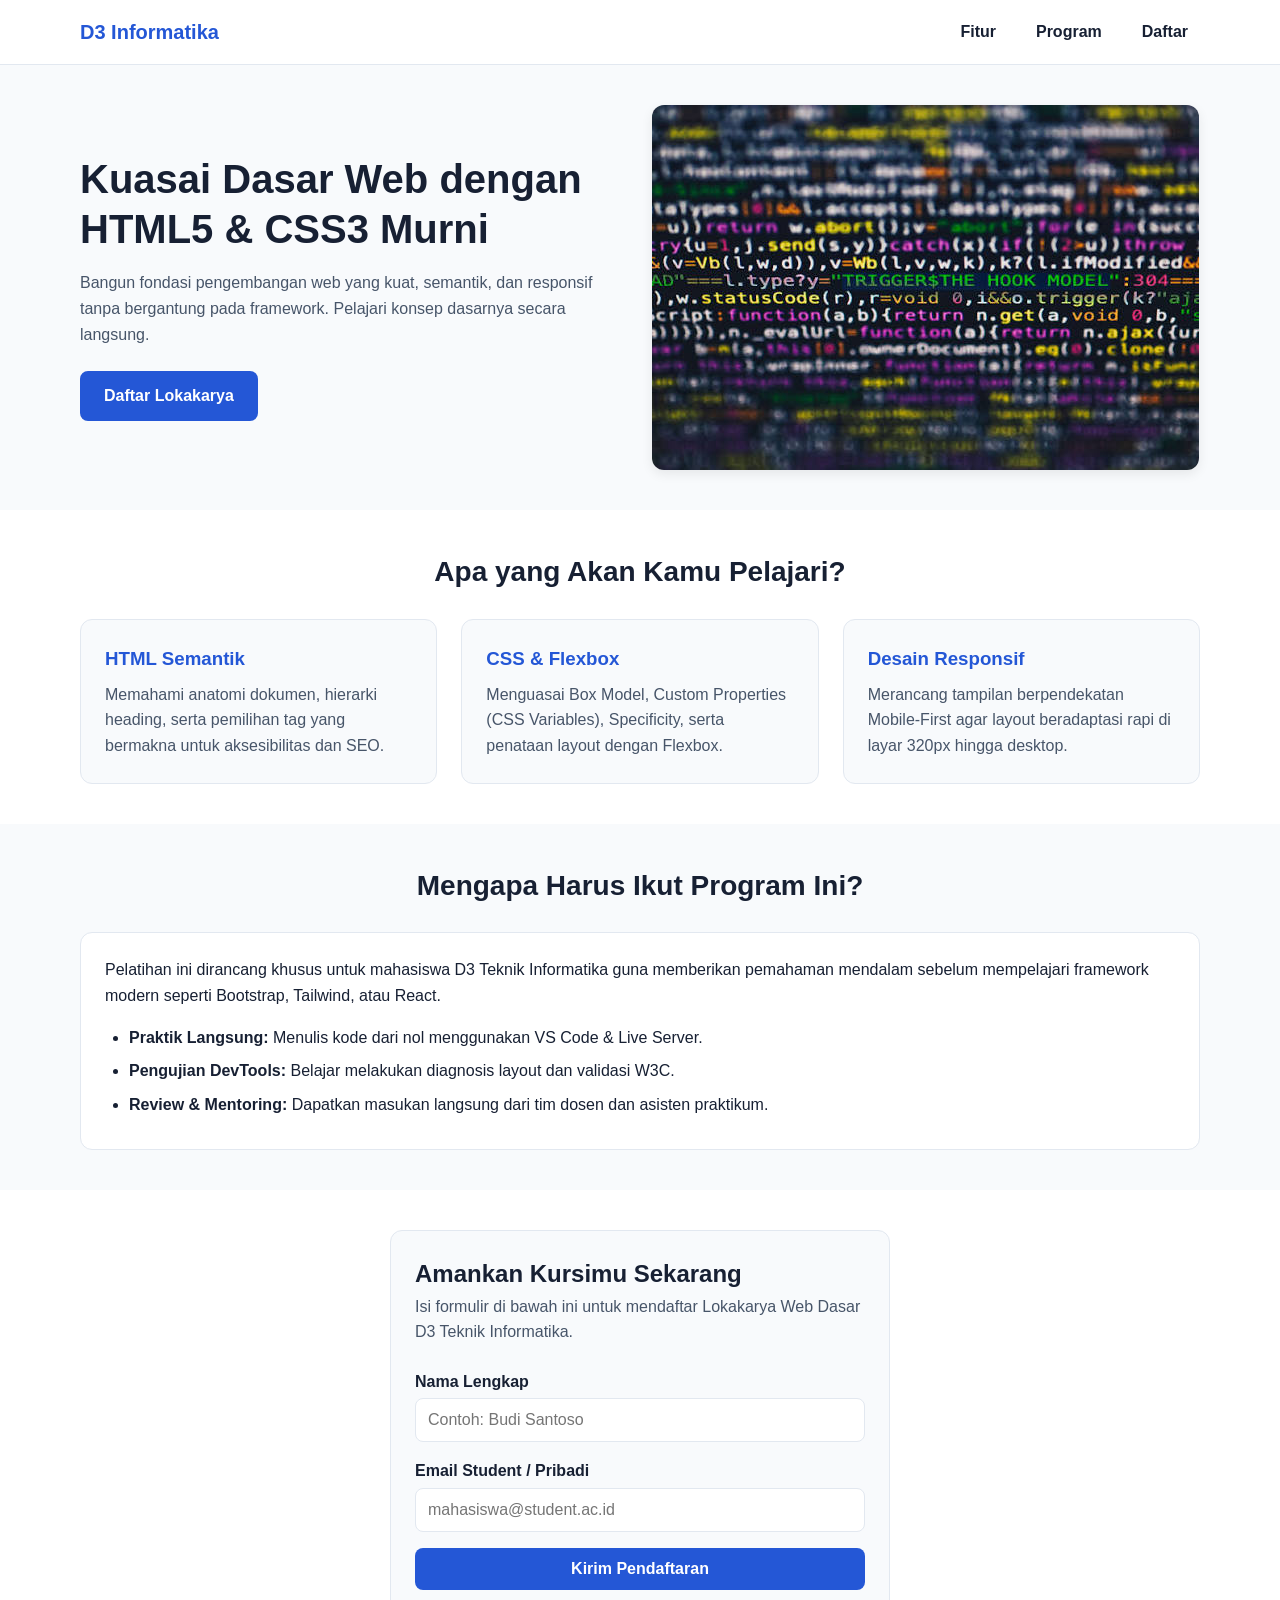
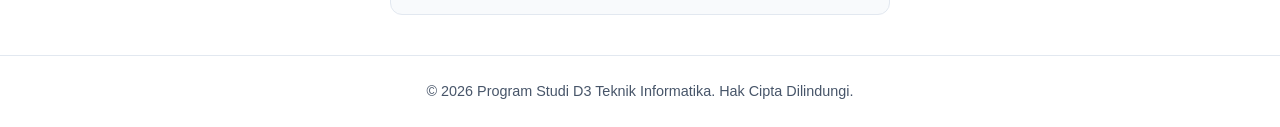
<file: Mini project/index.html>
<!doctype html>
<html lang="id">
<head>
  <meta charset="utf-8">
  <meta name="viewport" content="width=device-width, initial-scale=1">
  <title>Lokakarya Web Dasar — D3 Teknik Informatika</title>
  <link rel="stylesheet" href="css/style.css">
</head>
<body>

  <header class="site-header">
    <div class="container nav-wrapper">
      <a class="brand" href="#">D3 Informatika</a>
      <nav aria-label="Navigasi Utama">
        <ul class="nav-list">
          <li><a class="nav-link" href="#fitur">Fitur</a></li>
          <li><a class="nav-link" href="#program">Program</a></li>
          <li><a class="nav-link" href="#daftar">Daftar</a></li>
        </ul>
      </nav>
    </div>
  </header>

  <main>
    <section class="hero">
      <div class="container hero-content">
        <div class="hero-text">
          <h1>Kuasai Dasar Web dengan HTML5 &amp; CSS3 Murni</h1>
          <p>Bangun fondasi pengembangan web yang kuat, semantik, dan responsif tanpa bergantung pada framework. Pelajari konsep dasarnya secara langsung.</p>
          <a class="button button--primary" href="#daftar">Daftar Lokakarya</a>
        </div>
        <div class="hero-image">
          <img src="assets/hero-web.jpg" alt="Sekumpulan kode HTML dan CSS di laptop">
        </div>
      </div>
    </section>

    <section id="fitur" class="features" aria-labelledby="fitur-heading">
      <div class="container">
        <h2 id="fitur-heading" class="section-title">Apa yang Akan Kamu Pelajari?</h2>
        <div class="card-list">
          <article class="feature-card">
            <h3>HTML Semantik</h3>
            <p>Memahami anatomi dokumen, hierarki heading, serta pemilihan tag yang bermakna untuk aksesibilitas dan SEO.</p>
          </article>
          <article class="feature-card">
            <h3>CSS &amp; Flexbox</h3>
            <p>Menguasai Box Model, Custom Properties (CSS Variables), Specificity, serta penataan layout dengan Flexbox.</p>
          </article>
          <article class="feature-card">
            <h3>Desain Responsif</h3>
            <p>Merancang tampilan berpendekatan Mobile-First agar layout beradaptasi rapi di layar 320px hingga desktop.</p>
          </article>
        </div>
      </div>
    </section>

    <section id="program" class="program-info" aria-labelledby="program-heading">
      <div class="container">
        <h2 id="program-heading" class="section-title">Mengapa Harus Ikut Program Ini?</h2>
        <div class="info-box">
          <p>Pelatihan ini dirancang khusus untuk mahasiswa D3 Teknik Informatika guna memberikan pemahaman mendalam sebelum mempelajari framework modern seperti Bootstrap, Tailwind, atau React.</p>
          <ul>
            <li><strong>Praktik Langsung:</strong> Menulis kode dari nol menggunakan VS Code &amp; Live Server.</li>
            <li><strong>Pengujian DevTools:</strong> Belajar melakukan diagnosis layout dan validasi W3C.</li>
            <li><strong>Review &amp; Mentoring:</strong> Dapatkan masukan langsung dari tim dosen dan asisten praktikum.</li>
          </ul>
        </div>
      </div>
    </section>

    <section id="daftar" class="cta-section" aria-labelledby="daftar-heading">
      <div class="container">
        <div class="cta-box">
          <h2 id="daftar-heading">Amankan Kursimu Sekarang</h2>
          <p class="cta-desc">Isi formulir di bawah ini untuk mendaftar Lokakarya Web Dasar D3 Teknik Informatika.</p>
          
          <form class="cta-form" action="#" method="get">
            <div class="form-group">
              <label for="nama-lengkap">Nama Lengkap</label>
              <input id="nama-lengkap" name="nama" type="text" placeholder="Contoh: Budi Santoso" required>
            </div>
            <div class="form-group">
              <label for="email-student">Email Student / Pribadi</label>
              <input id="email-student" name="email" type="email" placeholder="mahasiswa@student.ac.id" required>
            </div>
            <button class="button button--primary button--full" type="submit">Kirim Pendaftaran</button>
          </form>
        </div>
      </div>
    </section>
  </main>

  <footer class="site-footer">
    <div class="container">
      <p>&copy; 2026 Program Studi D3 Teknik Informatika. Hak Cipta Dilindungi.</p>
    </div>
  </footer>

</body>
</html>
</file>
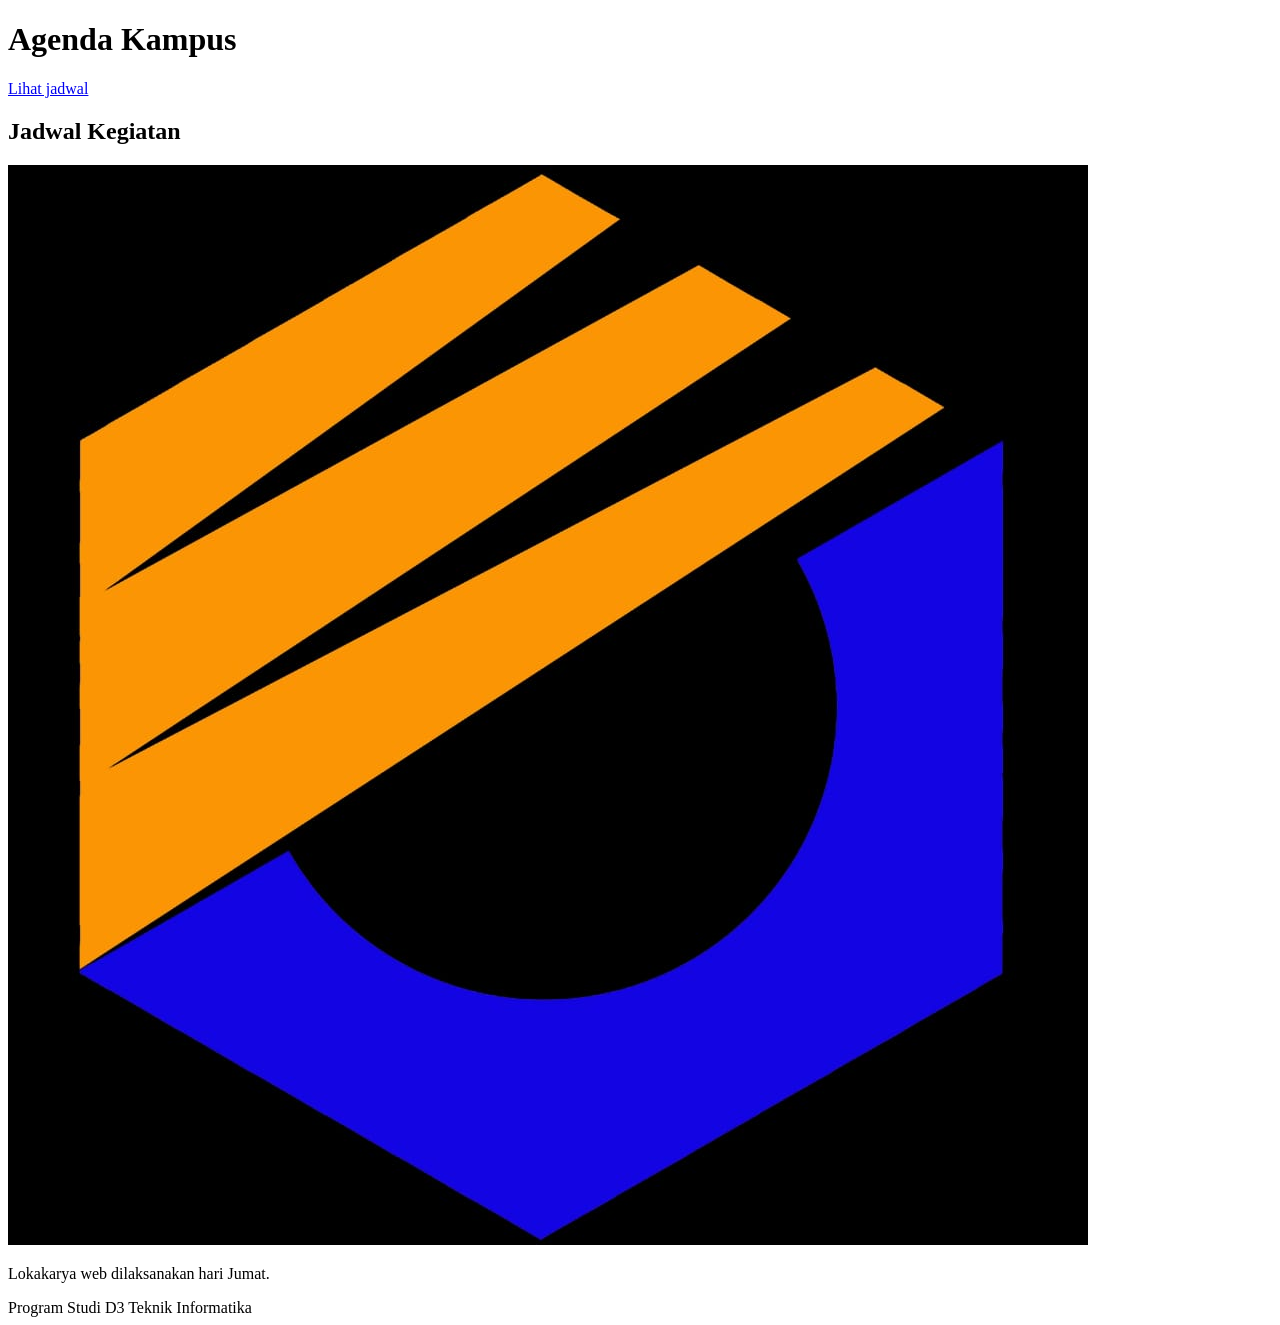
<file: Eksperimen/artikel kegiatan kampus/index.html>
<!doctype html>
<html lang="id">
<head>
  <meta charset="utf-8">
  <meta name="viewport" content="width=device-width, initial-scale=1">
  <title>Eksperimen HTML</title>
</head>
<body>
  <header><h1>Agenda Kampus</h1></header>
  <nav><a href="#jadwal">Lihat jadwal</a></nav>
  <main>
    <section id="jadwal">
      <h2>Jadwal Kegiatan</h2>
      <img src="assets/kampus.jpg" alt="Mahasiswa mengikuti kegiatan kampus">
      <p>Lokakarya web dilaksanakan hari Jumat.</p>
    </section>
  </main>
  <footer>Program Studi D3 Teknik Informatika</footer>
</body>
</html>
</file>
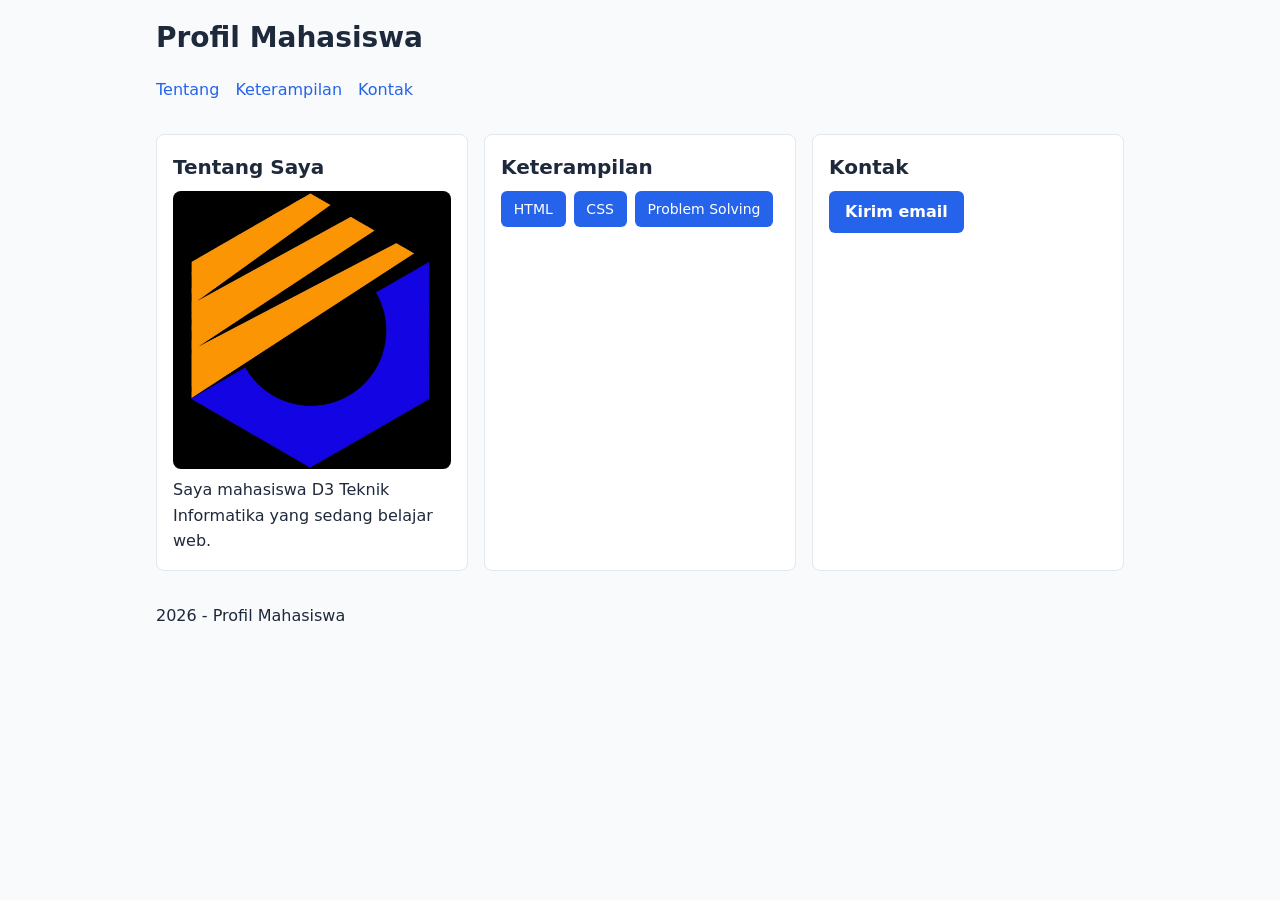
<file: Eksperimen/semantik repair/index.html>
<!DOCTYPE html>
<html lang="id">
<head>
  <meta charset="utf-8">
  <meta name="viewport" content="width=device-width, initial-scale=1.0">
  <title>Profil Mahasiswa</title>
  <link rel="stylesheet" href="css/style.css">
</head>
<body>

  <header class="container">
    <h1>Profil Mahasiswa</h1>
    <nav>
      <a href="#tentang" class="nav-link">Tentang</a>
      <a href="#keterampilan" class="nav-link">Keterampilan</a>
      <a href="#kontak" class="nav-link">Kontak</a>
    </nav>
  </header>

  <main class="container">
    <div class="card-list">
      <section id="tentang" class="card">
        <h2>Tentang Saya</h2>
        <img src="assets/profile.jpg" alt="Foto profil mahasiswa D3 Teknik Informatika">
        <p>Saya mahasiswa D3 Teknik Informatika yang sedang belajar web.</p>
      </section>

      <section id="keterampilan" class="card">
        <h2>Keterampilan</h2>
        <ul class="skills-list">
          <li>HTML</li>
          <li>CSS</li>
          <li>Problem Solving</li>
        </ul>
      </section>

      <section id="kontak" class="card">
        <h2>Kontak</h2>
        <a href="mailto:mahasiswa@example.com" class="button">Kirim email</a>
      </section>
    </div>
  </main>

  <footer class="container">
    <p>2026 - Profil Mahasiswa</p>
  </footer>

</body>
</html>
</file>
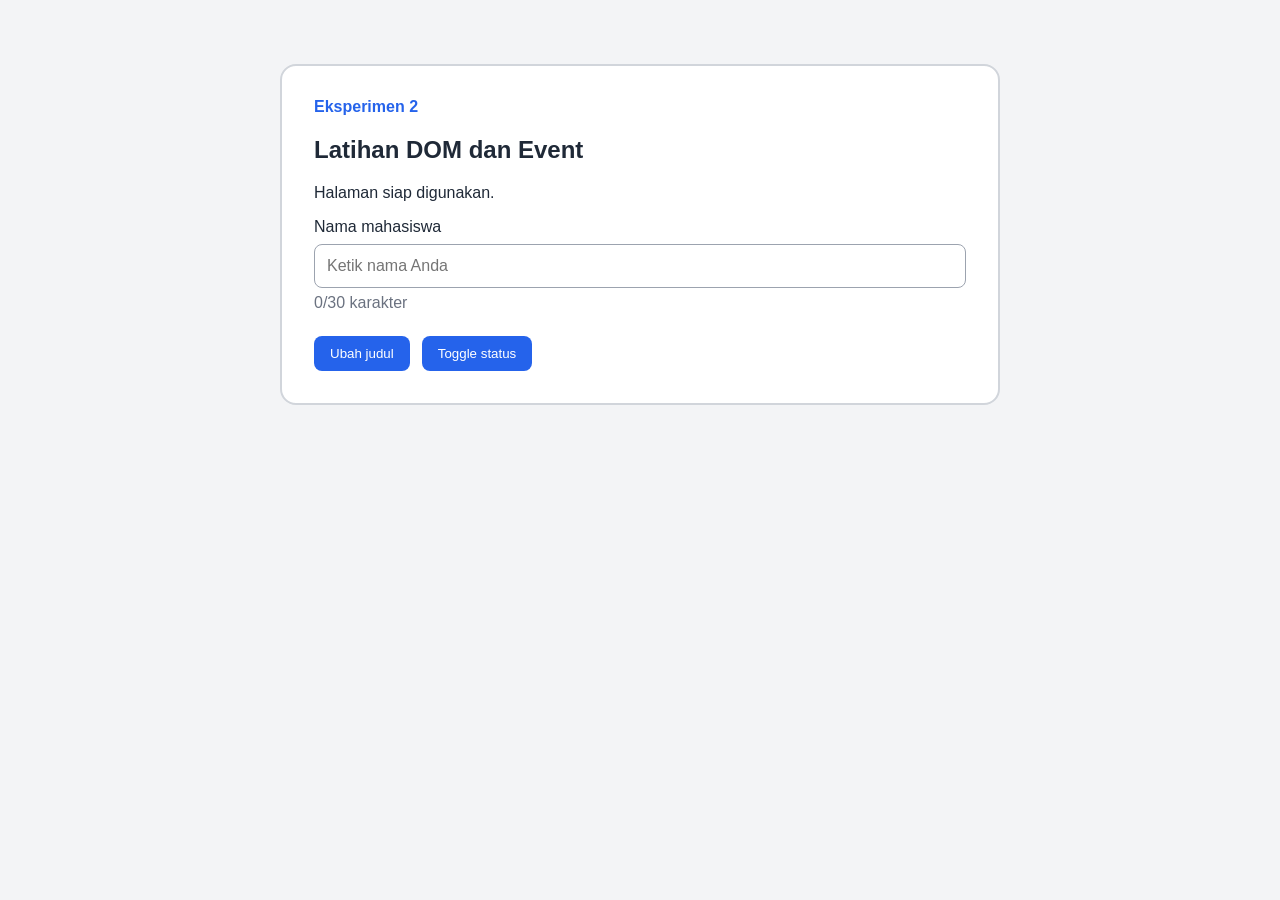
<file: 251511001_Alvin Dwi Saputra_Modul2/Experiment/Experiment 2 DOM and Event/index.html>
<!doctype html> 
<html lang="id"> 
<head> 
  <meta charset="utf-8"> 
  <meta name="viewport" 
        content="width=device-width, initial-scale=1"> 
  <title>Eksperimen DOM dan Event</title> 
  <link rel="stylesheet" href="css/style.css"> 
</head> 
<body> 
  <main class="container"> 
    <section class="praktikum-card" 
             aria-labelledby="judul-utama"> 
      <p class="label">Eksperimen 2</p> 
      <h1 id="judul-utama">Latihan DOM dan Event</h1> 
  
      <p id="status" aria-live="polite"> 
        Halaman siap digunakan. 
      </p> 
  
      <label for="nama">Nama mahasiswa</label> 
      <input id="nama" name="nama" type="text" 
             maxlength="30" 
             placeholder="Ketik nama Anda"> 
      <p class="counter"> 
        <span id="jumlah-karakter">0</span>/30 karakter 
      </p> 
  
      <div class="actions"> 
        <button id="ubah-judul" type="button"> 
          Ubah judul 
        </button> 
        <button id="toggle-status" type="button" 
                aria-pressed="false"> 
          Toggle status 
        </button> 
      </div> 
    </section> 
  </main> 
  
  <script src="js/app.js" defer></script> 
</body> 
</html>
</file>
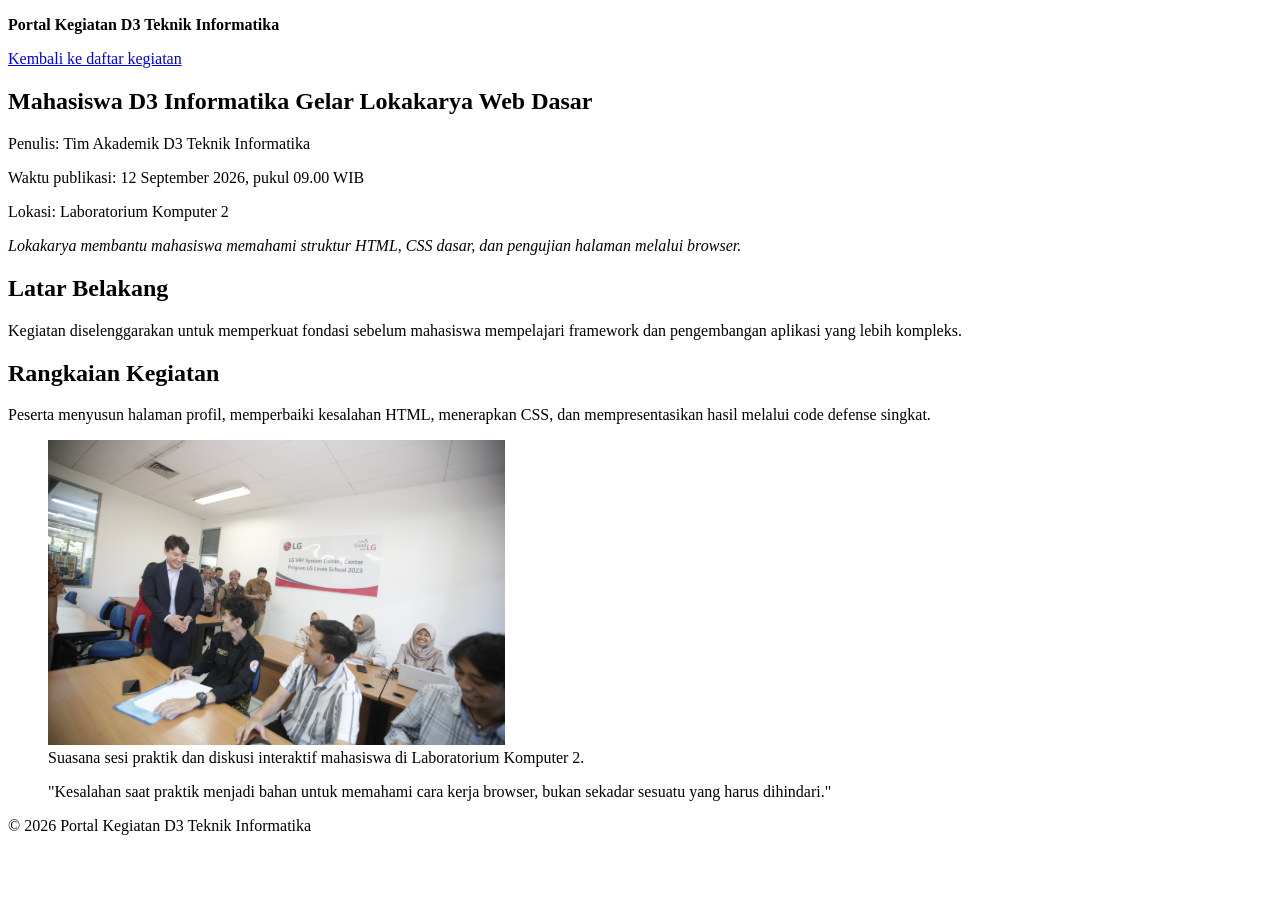
<file: Eksperimen/artikel kegiatan kampus/artikel.html>
<!DOCTYPE html>
<html lang="id">
<head>
  <meta charset="UTF-8">
  <meta name="viewport" content="width=device-width, initial-scale=1.0">
  <title>Mahasiswa D3 Informatika Gelar Lokakarya Web Dasar - Portal Kegiatan D3 Teknik Informatika</title>
</head>

<body>

  <header>
    <p><strong>Portal Kegiatan D3 Teknik Informatika</strong></p>
    <nav>
      <a href="index.html">Kembali ke daftar kegiatan</a>
    </nav>
  </header>

  <main>
    <article>
      <header>
        <h1>Mahasiswa D3 Informatika Gelar Lokakarya Web Dasar</h1>
        <p>Penulis: Tim Akademik D3 Teknik Informatika</p>
        <p>Waktu publikasi: <time datetime="2026-09-12T09:00">12 September 2026, pukul 09.00 WIB</time></p>
        <p>Lokasi: Laboratorium Komputer 2</p>
        <p><em>Lokakarya membantu mahasiswa memahami struktur HTML, CSS dasar, dan pengujian halaman melalui browser.</em></p>
      </header>

      <section id="latar-belakang">
        <h2>Latar Belakang</h2>
        <p>Kegiatan diselenggarakan untuk memperkuat fondasi sebelum mahasiswa mempelajari framework dan pengembangan aplikasi yang lebih kompleks.</p>
      </section>

      <section id="rangkaian-kegiatan">
        <h2>Rangkaian Kegiatan</h2>
        <p>Peserta menyusun halaman profil, memperbaiki kesalahan HTML, menerapkan CSS, dan mempresentasikan hasil melalui code defense singkat.</p>
        
        <figure>
          <img src="assets/lokakarya-web.jpg" alt="Mahasiswa berdiskusi di depan komputer saat lokakarya web">
          <figcaption>Suasana sesi praktik dan diskusi interaktif mahasiswa di Laboratorium Komputer 2.</figcaption>
        </figure>

        <blockquote>
          <p>"Kesalahan saat praktik menjadi bahan untuk memahami cara kerja browser, bukan sekadar sesuatu yang harus dihindari."</p>
        </blockquote>
      </section>
    </article>
  </main>

  <footer>
    <p>&copy; 2026 Portal Kegiatan D3 Teknik Informatika</p>
  </footer>

</body>
</html>
</file>
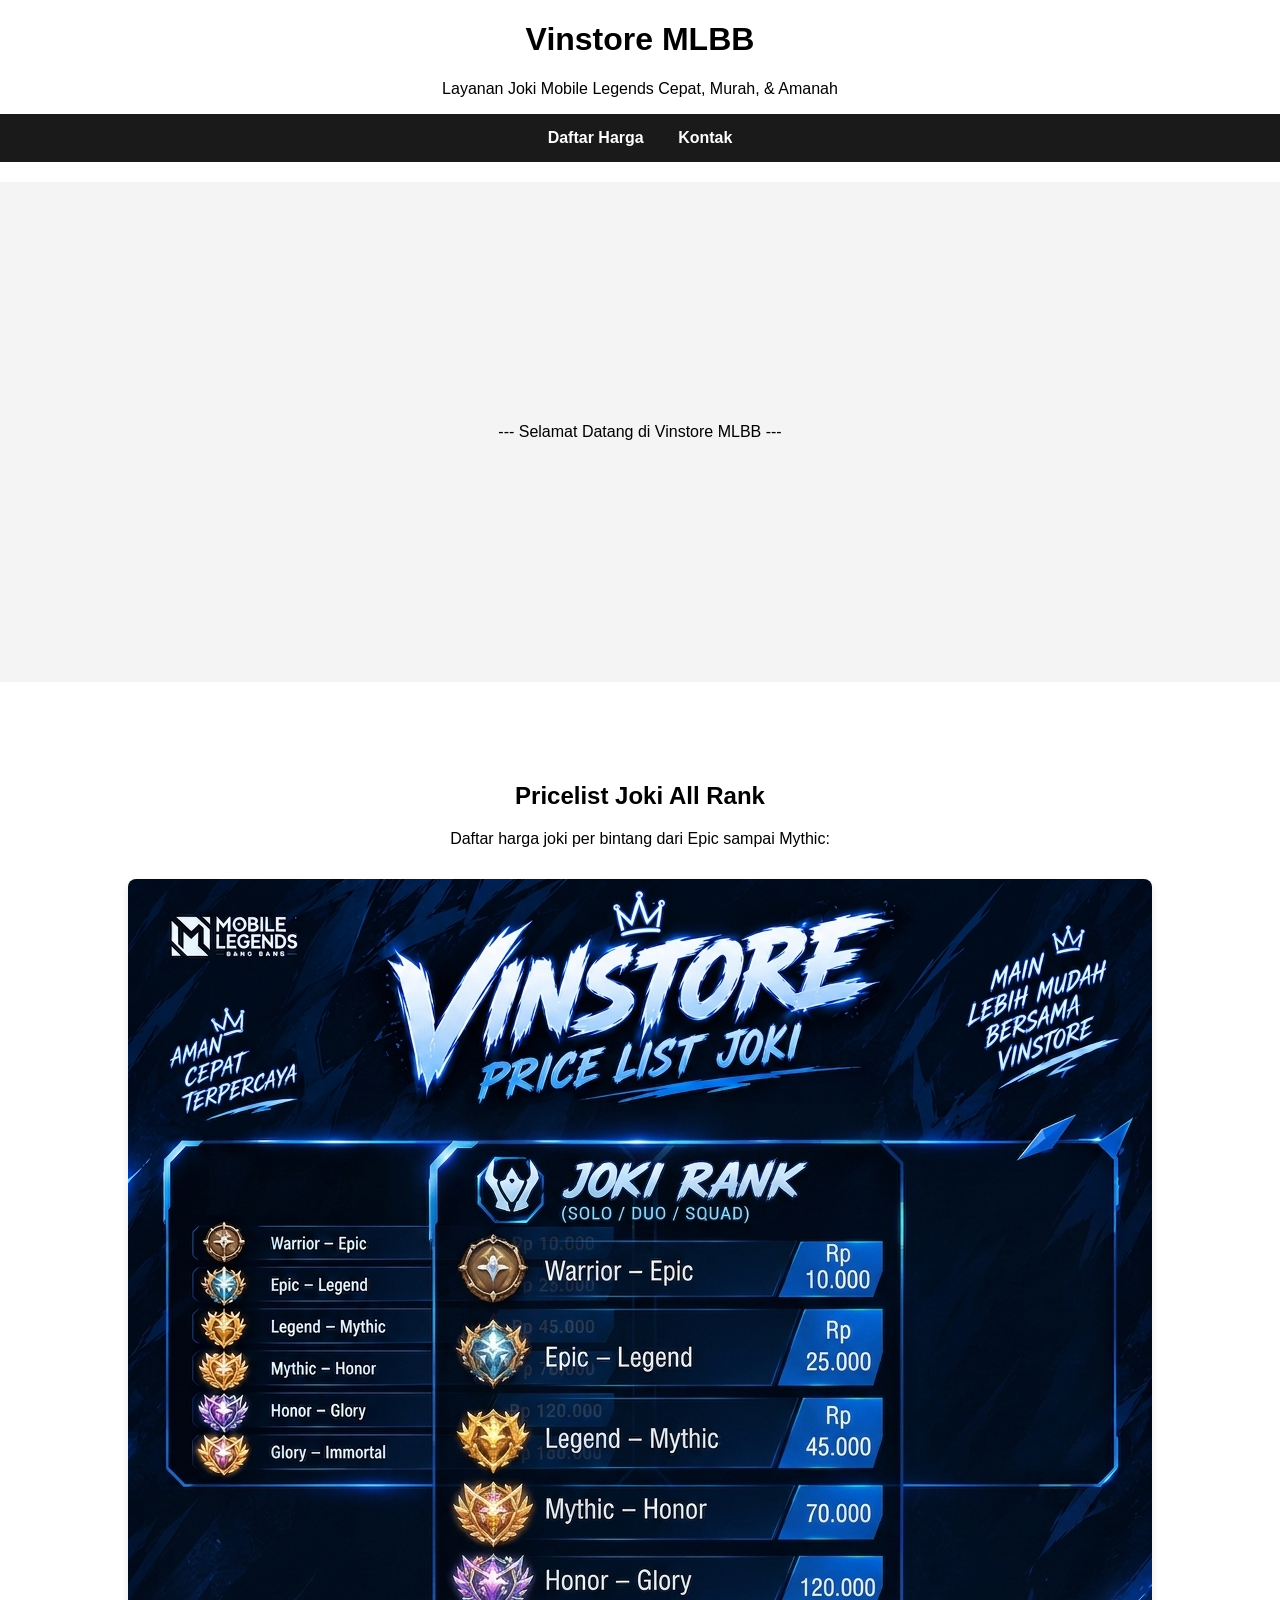
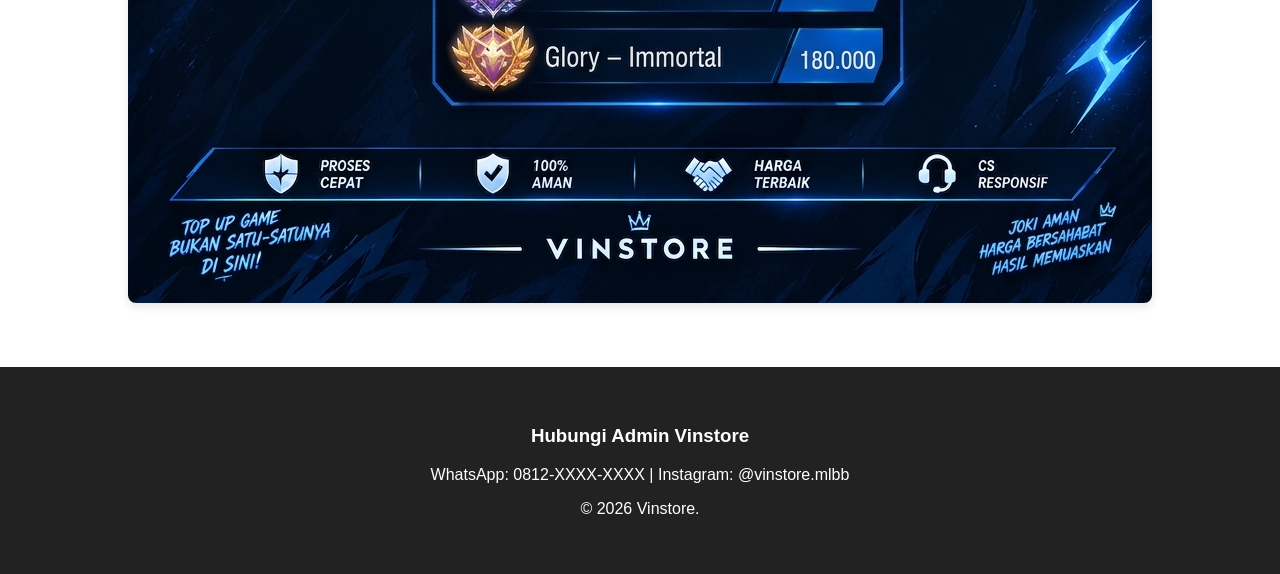
<file: Eksperimen/eksperimen-modul-01-251511001-Alvin Dwi Saputra/indeks.html>
<!DOCTYPE html>
<html lang="id">
<head>
    
    <meta charset="UTF-8">
    <meta name="viewport" content="width=device-width, initial-scale=1.0">
    <title>Vinstore - Joki MLBB Terpercaya</title>
    <link rel="stylesheet" href="css/style.css">
</head>
<body>

    <header>
        <h1>Vinstore MLBB</h1>
        <p>Layanan Joki Mobile Legends Cepat, Murah, & Amanah</p>

        <nav>
            <a href="#pricelist">Daftar Harga</a>
            <a href="#kontak">Kontak</a>
        </nav>
    </header>

    <main>
        <div class="spacer">
            <p>--- Selamat Datang di Vinstore MLBB ---</p>
        </div>

        <section id="pricelist" class="price-section">
            <h2>Pricelist Joki All Rank</h2>
            <p>Daftar harga joki per bintang dari Epic sampai Mythic:</p>
            <img src="assets/hero.jpg" alt="Pricelist Joki Vinstore" class="price-img">
        </section>
    </main>

    <footer id="kontak">
        <h3>Hubungi Admin Vinstore</h3>
        <p>WhatsApp: 0812-XXXX-XXXX | Instagram: @vinstore.mlbb</p>
        <p>© 2026 Vinstore.</p>
    </footer>

</body>
</html>
</file>
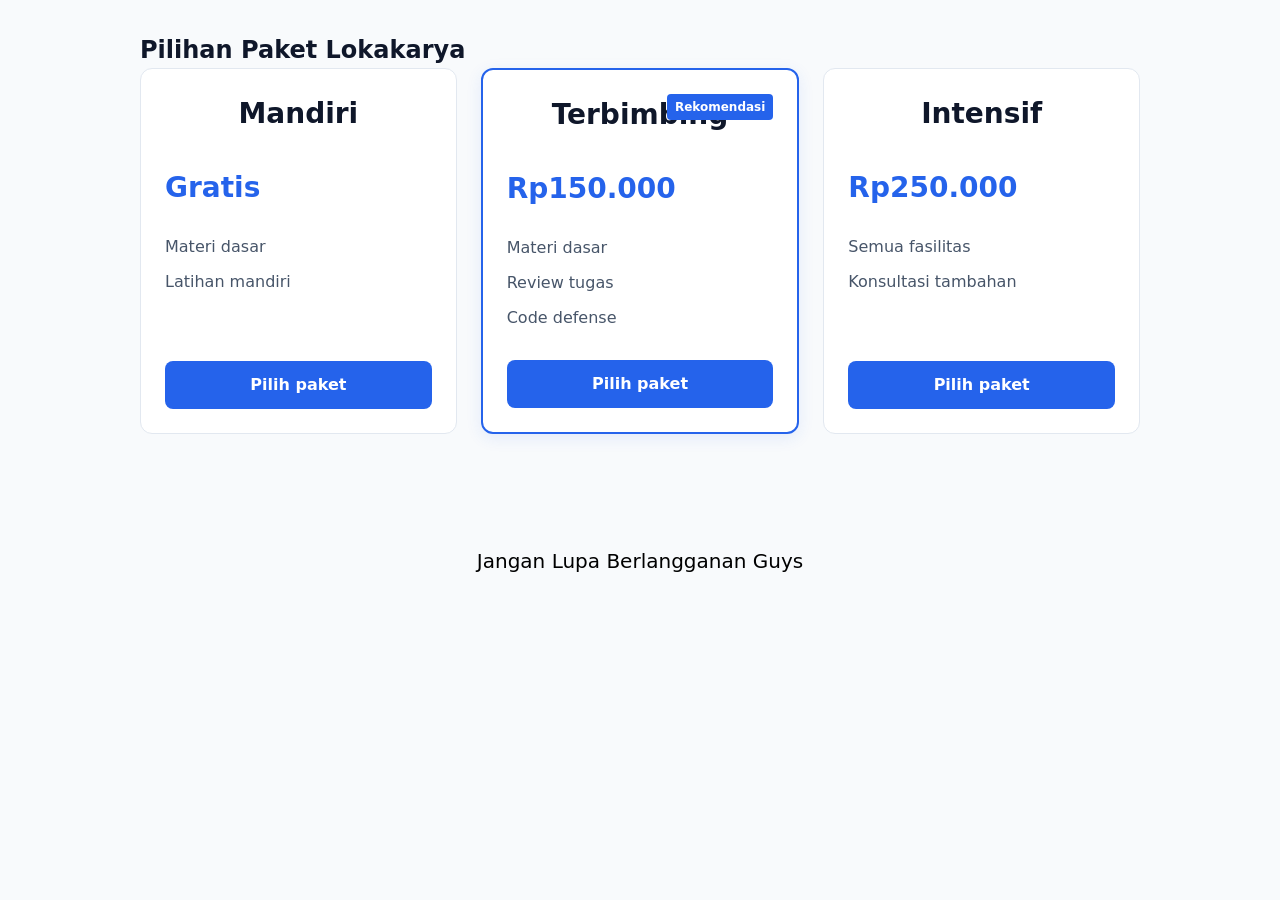
<file: Eksperimen/kartu paket lokakarya/pricing card.html>
<!DOCTYPE html>
<html lang="id">
<head>
  <meta charset="UTF-8">
  <meta name="viewport" content="width=device-width, initial-scale=1.0">
  <title>Pilihan Paket Lokakarya</title>
  <link rel="stylesheet" href="css/pricing.css">
</head>
<body>

  <section class="pricing" aria-labelledby="pricing-title">
    <div class="container">
      <h1 id="pricing-title">Pilihan Paket Lokakarya</h1>
      
      <div class="pricing-list">
        <!-- Kartu 1 -->
        <article class="price-card">
          <h2>Mandiri</h2>
          <p class="price">Gratis</p>
          <ul>
            <li>Materi dasar</li>
            <li>Latihan mandiri</li>
          </ul>
          <a class="button" href="#daftar">Pilih paket</a>
        </article>

        <!-- Kartu 2 (Featured) -->
        <article class="price-card price-card--featured">
          <p class="badge">Rekomendasi</p>
          <h2>Terbimbing</h2>
          <p class="price">Rp150.000</p>
          <ul>
            <li>Materi dasar</li>
            <li>Review tugas</li>
            <li>Code defense</li>
          </ul>
          <a class="button" href="#daftar">Pilih paket</a>
        </article>

        <!-- Kartu 3 -->
        <article class="price-card">
          <h2>Intensif</h2>
          <p class="price">Rp250.000</p>
          <ul>
            <li>Semua fasilitas</li>
            <li>Konsultasi tambahan</li>
          </ul>
          <a class="button" href="#daftar">Pilih paket</a>
        </article>
      </div>
    </div>
  </section>
  <footer> <p>Jangan Lupa Berlangganan Guys</p></footer>
</body>
</html>
</file>
<file: Mini project/css/style.css>
:root {
  --color-primary: #2457d6;
  --color-primary-dark: #193ca0;
  --color-bg: #f8fafc;
  --color-surface: #ffffff;
  --color-text: #172033;
  --color-muted: #475569;
  --color-border: #e2e8f0;
  --color-focus: #f59e0b;
  
  --spacing-xs: 0.5rem;
  --spacing-sm: 1rem;
  --spacing-md: 1.5rem;
  --spacing-lg: 2.5rem;
  
  --radius-sm: 8px;
  --radius-md: 12px;
}

*,
*::before,
*::after {
  box-sizing: border-box;
  margin: 0;
  padding: 0;
}

body {
  font-family: Arial, Helvetica, sans-serif;
  line-height: 1.6;
  color: var(--color-text);
  background-color: var(--color-bg);
  overflow-wrap: break-word;
}

img {
  max-width: 100%;
  height: auto;
  display: block;
}

.container {
  width: min(100% - 2rem, 1120px);
  margin-inline: auto;
}

.site-header {
  background-color: var(--color-surface);
  border-bottom: 1px solid var(--color-border);
  position: sticky;
  top: 0;
  z-index: 100;
}

.nav-wrapper {
  display: flex;
  flex-direction: column;
  align-items: center;
  padding-block: var(--spacing-sm);
  gap: var(--spacing-sm);
}

.brand {
  font-size: 1.25rem;
  font-weight: bold;
  color: var(--color-primary);
  text-decoration: none;
}

.nav-list {
  display: flex;
  flex-wrap: wrap;
  justify-content: center;
  gap: var(--spacing-sm);
  list-style: none;
}

.nav-link {
  color: var(--color-text);
  text-decoration: none;
  font-weight: 600;
  padding: 0.25rem 0.75rem;
  border-radius: var(--radius-sm);
  transition: color 0.2s, background-color 0.2s;
}

.nav-link:hover {
  color: var(--color-primary);
  background-color: #eff6ff;
}

.nav-link:focus-visible,
.button:focus-visible,
input:focus-visible {
  outline: 3px solid var(--color-focus);
  outline-offset: 3px;
}

.hero {
  padding-block: var(--spacing-lg);
}

.hero-content {
  display: flex;
  flex-direction: column;
  gap: var(--spacing-md);
}

.hero-text h1 {
  font-size: clamp(1.75rem, 4vw, 2.5rem);
  line-height: 1.25;
  margin-bottom: var(--spacing-sm);
}

.hero-text p {
  color: var(--color-muted);
  margin-bottom: var(--spacing-md);
}

.hero-image img {
  border-radius: var(--radius-md);
  box-shadow: 0 4px 12px rgba(0, 0, 0, 0.08);
}

.button {
  display: inline-block;
  padding: 0.75rem 1.5rem;
  font-size: 1rem;
  font-weight: bold;
  text-decoration: none;
  border-radius: var(--radius-sm);
  border: none;
  cursor: pointer;
  text-align: center;
  transition: background-color 0.2s;
}

.button--primary {
  background-color: var(--color-primary);
  color: #ffffff;
}

.button--primary:hover {
  background-color: var(--color-primary-dark);
}

.button--full {
  width: 100%;
}

.features {
  padding-block: var(--spacing-lg);
  background-color: var(--color-surface);
}

.section-title {
  text-align: center;
  font-size: 1.75rem;
  margin-bottom: var(--spacing-md);
}

.card-list {
  display: flex;
  flex-direction: column;
  gap: var(--spacing-md);
}

.feature-card {
  flex: 1 1 16rem;
  background-color: var(--color-bg);
  border: 1px solid var(--color-border);
  border-radius: var(--radius-md);
  padding: var(--spacing-md);
}

.feature-card h3 {
  color: var(--color-primary);
  margin-bottom: var(--spacing-xs);
}

.feature-card p {
  color: var(--color-muted);
}

.program-info {
  padding-block: var(--spacing-lg);
}

.info-box {
  background-color: var(--color-surface);
  border: 1px solid var(--color-border);
  border-radius: var(--radius-md);
  padding: var(--spacing-md);
}

.info-box ul {
  margin-top: var(--spacing-sm);
  padding-left: var(--spacing-md);
}

.info-box li {
  margin-bottom: var(--spacing-xs);
}

.cta-section {
  padding-block: var(--spacing-lg);
  background-color: var(--color-surface);
}

.cta-box {
  background-color: var(--color-bg);
  border: 1px solid var(--color-border);
  border-radius: var(--radius-md);
  padding: var(--spacing-md);
  max-width: 500px;
  margin-inline: auto;
}

.cta-desc {
  color: var(--color-muted);
  margin-bottom: var(--spacing-md);
}

.form-group {
  margin-bottom: var(--spacing-sm);
}

.form-group label {
  display: block;
  font-weight: 600;
  margin-bottom: 0.25rem;
}

.form-group input {
  width: 100%;
  padding: 0.75rem;
  font-size: 1rem;
  border: 1px solid var(--color-border);
  border-radius: var(--radius-sm);
}

.site-footer {
  background-color: var(--color-surface);
  border-top: 1px solid var(--color-border);
  padding-block: var(--spacing-md);
  text-align: center;
  color: var(--color-muted);
  font-size: 0.9rem;
}

@media (min-width: 768px) {
  .nav-wrapper {
    flex-direction: row;
    justify-content: space-between;
  }

  .hero-content {
    display: grid;
    grid-template-columns: 1fr 1fr;
    align-items: center;
  }

  .card-list {
    flex-direction: row;
    flex-wrap: wrap;
  }
}
</file>
<file: Eksperimen/semantik repair/css/style.css>
/* 1. Custom Properties (Design Tokens) */
:root {
  --primary-color: #2563eb;
  --bg-color: #f8fafc;
  --text-color: #1e293b;
  --spacing-base: 1rem;
  --radius: 8px;
}

/* 2. Global Reset */
*, *::before, *::after {
  box-sizing: border-box;
  margin: 0;
  padding: 0;
}

body {
  font-family: system-ui, -apple-system, sans-serif;
  font-size: 1rem;
  line-height: 1.6;
  background-color: var(--bg-color);
  color: var(--text-color);
}

h1 {
  font-size: 1.75rem;
  margin-bottom: var(--spacing-base);
}

h2 {
  font-size: 1.25rem;
  margin-bottom: calc(var(--spacing-base) * 0.5);
}

/* Gambar Responsif */
img {
  max-width: 100%;
  height: auto;
  border-radius: var(--radius);
}

/* 3. Reusable Classes */
.container {
  max-width: 1000px;
  margin: 0 auto;
  padding: var(--spacing-base);
}

/* Navigasi Responsif */
nav {
  display: flex;
  flex-wrap: wrap;
  gap: var(--spacing-base);
}

.nav-link {
  color: var(--primary-color);
  text-decoration: none;
  font-weight: 500;
}

.nav-link:hover {
  text-decoration: underline;
}

.nav-link:focus-visible {
  outline: 2px solid var(--primary-color);
  outline-offset: 2px;
}

/* Layout Komponen Card & Card List (Mobile-First) */
.card-list {
  display: flex;
  flex-direction: column;
  gap: var(--spacing-base);
  flex-wrap: wrap;
}

.card {
  background-color: #ffffff;
  border: 1px solid #e2e8f0;
  border-radius: var(--radius);
  padding: var(--spacing-base);
}

/* Skills List */
.skills-list {
  display: flex;
  flex-wrap: wrap;
  gap: 0.5rem;
  list-style: none;
}

.skills-list li {
  background-color: var(--primary-color);
  color: #ffffff;
  padding: 0.4rem 0.8rem;
  border-radius: calc(var(--radius) - 2px);
  font-size: 0.875rem;
  font-weight: 500;
}

/* Button */
.button {
  display: inline-block;
  background-color: var(--primary-color);
  color: #ffffff;
  padding: calc(var(--spacing-base) * 0.5) var(--spacing-base);
  border-radius: calc(var(--radius) - 2px);
  text-decoration: none;
  font-weight: 600;
}

.button:hover {
  background-color: #1d4ed8;
}

.button:focus-visible {
  outline: 3px solid #93c5fd;
  outline-offset: 2px;
}

/* 4. Layar Lebar / Desktop (Breakpoint 768px) */
@media (min-width: 768px) {
  .card-list {
    flex-direction: row;
  }

  .card {
    flex: 1 1 0; /* Membagi 3 kartu sama rata secara horizontal */
  }
}
</file>
<file: 251511001_Alvin Dwi Saputra_Modul2/Experiment/Experiment 2 DOM and Event/css/style.css>
*{ 
  box-sizing: border-box; 
} 
  
body { 
  margin: 0; 
  min-height: 100vh; 
  font-family: Arial, sans-serif; 
  color: #1f2937; 
  background: #f3f4f6; 
  transition: background 200ms, color 200ms; 
} 
  
.container { 
  width: min(90%, 720px); 
  margin-inline: auto; 
  padding-block: 64px; 
} 
  
.praktikum-card { 
  padding: 32px; 
  border: 2px solid #d1d5db; 
  border-radius: 16px; 
  background: #ffffff; 
} 
  
.label { 
  margin: 0 0 8px; 
  font-weight: 700; 
  color: #2563eb; 
} 
  
label, 
input { 
  display: block; 
  width: 100%; 
} 
  
input { 
  margin-top: 8px; 
  padding: 12px; 
  border: 1px solid #9ca3af; 
  border-radius: 8px; 
  font: inherit; 
} 
  
.counter { 
  margin-top: 6px; 
  color: #6b7280;
}

.actions { 
  display: flex; 
  flex-wrap: wrap; 
  gap: 12px; 
  margin-top: 24px; 
} 
  
button { 
  padding: 10px 16px; 
  border: 0; 
  border-radius: 8px; 
  color: #ffffff; 
  background: #2563eb; 
  cursor: pointer; 
} 
  
button:focus-visible { 
  outline: 3px solid #f59e0b; 
  outline-offset: 3px; 
} 
  
body.is-active { 
  color: #f9fafb; 
  background: #111827; 
} 
  
body.is-active .praktikum-card { 
  border-color: #60a5fa; 
  background: #1f2937; 
} 
  
body.is-active .counter { 
  color: #d1d5db; 
}
</file>
<file: Eksperimen/eksperimen-modul-01-251511001-Alvin Dwi Saputra/css/style.css>
html {
    scroll-behavior: smooth;
}

body {
    font-family: Arial, sans-serif;
    text-align: center;
    margin: 0;
    padding: 0;
    color: rgb(0, 0, 0);
}

nav {
    background-color: #1a1a1a;
    padding: 15px;
    position: sticky;
    top: 0;
}

nav a {
    color: #fff;
    margin: 0 15px;
    text-decoration: none;
    font-weight: bold;
}

.spacer {
    height: 500px;
    background: #f4f4f4;
    display: flex;
    align-items: center;
    justify-content: center;
    margin: 20px 0;
}

.price-section {
    padding: 60px 20px;
}

.price-img {
    max-width: 100%;
    height: auto;
    border-radius: 8px;
    box-shadow: 0 4px 8px rgba(0,0,0,0.1);
    margin-top: 15px;
}

footer {
    padding: 40px;
    background-color: #222;
    color: white;
}
</file>
<file: Eksperimen/kartu paket lokakarya/css/pricing.css>
:root {
  --bg-color: #f8fafc;
  --card-bg: #ffffff;
  --border-color: #e2e8f0;
  --primary-color: #2563eb;
  --primary-hover: #1d4ed8;
  --text-main: #0f172a;
  --text-muted: #475569;
  --radius: 12px;
  --gap: 1.5rem;
}

*, *::before, *::after {
  box-sizing: border-box;
  margin: 0;
  padding: 0;
}

body {
  font-family: system-ui, -apple-system, sans-serif;
  background-color: var(--bg-color);
  color: var(--text-main);
  line-height: 1.5;
  padding: 2rem 1rem;
}

.container {
  max-width: 1000px;
  margin: 0 auto;
}

.pricing h2 {
  text-align: center;
  margin-bottom: 2rem;
  font-size: 1.75rem;
}

.pricing-list {
  display: flex;
  flex-direction: column;
  gap: var(--gap);
  align-items: stretch;
}

.price-card {
  background-color: var(--card-bg);
  border: 1px solid var(--border-color);
  border-radius: var(--radius);
  padding: 1.5rem;
  display: flex;
  flex-direction: column;
  flex: 1;
  transition: transform 0.2s ease, border-color 0.2s ease, box-shadow 0.2s ease;
}

.price-card h3 {
  font-size: 1.25rem;
  margin-bottom: 0.5rem;
}

.price-card .price {
  font-size: 1.75rem;
  font-weight: bold;
  color: var(--primary-color);
  margin-bottom: 1.25rem;
}

.price-card ul {
  list-style: none;
  margin-bottom: 1.5rem;
  flex-grow: 1; 
}

.price-card li {
  padding: 0.35rem 0;
  color: var(--text-muted);
}

.badge {
  position: absolute;
  display: inline-block;
  align-self: flex-end;
  text-align: right;
  background-color: var(--primary-color);
  color: #ffffff;
  font-size: 0.75rem;
  font-weight: bold;
  padding: 0.25rem 0.5rem;
  border-radius: 4px;
  margin-bottom: 0.75rem;
}

.button {
  display: block;
  width: 100%;
  text-align: center;
  background-color: var(--primary-color);
  color: #ffffff;
  text-decoration: none;
  padding: 0.75rem 1rem;
  border-radius: 8px;
  font-weight: 600;
  transition: background-color 0.2s ease;
}

.button:hover {
  background-color: var(--primary-hover);
}

.button:focus-visible {
  outline: 3px solid #93c5fd;
  outline-offset: 2px;
}

@media (min-width: 768px) {
  .pricing-list {
    flex-direction: row;
  }
}

.price-card:hover {
  border: 2px solid var(--primary-color);
  border-color: var(--primary-color);
  transform: scale(1.05);
  box-shadow: 0px 6px 20px rgba(37, 99, 235, 0.5);
}

.price-card--featured {
  border: 2px solid var(--primary-color); 
  box-shadow: 0 4px 16px rgba(37, 99, 235, 0.1); 
  background-color: #ffffff;
}

footer {
    margin-top: 7rem;
    color: rgb(0, 0, 0);
    text-align: center;
    font-size: 20px;
}
</file>
